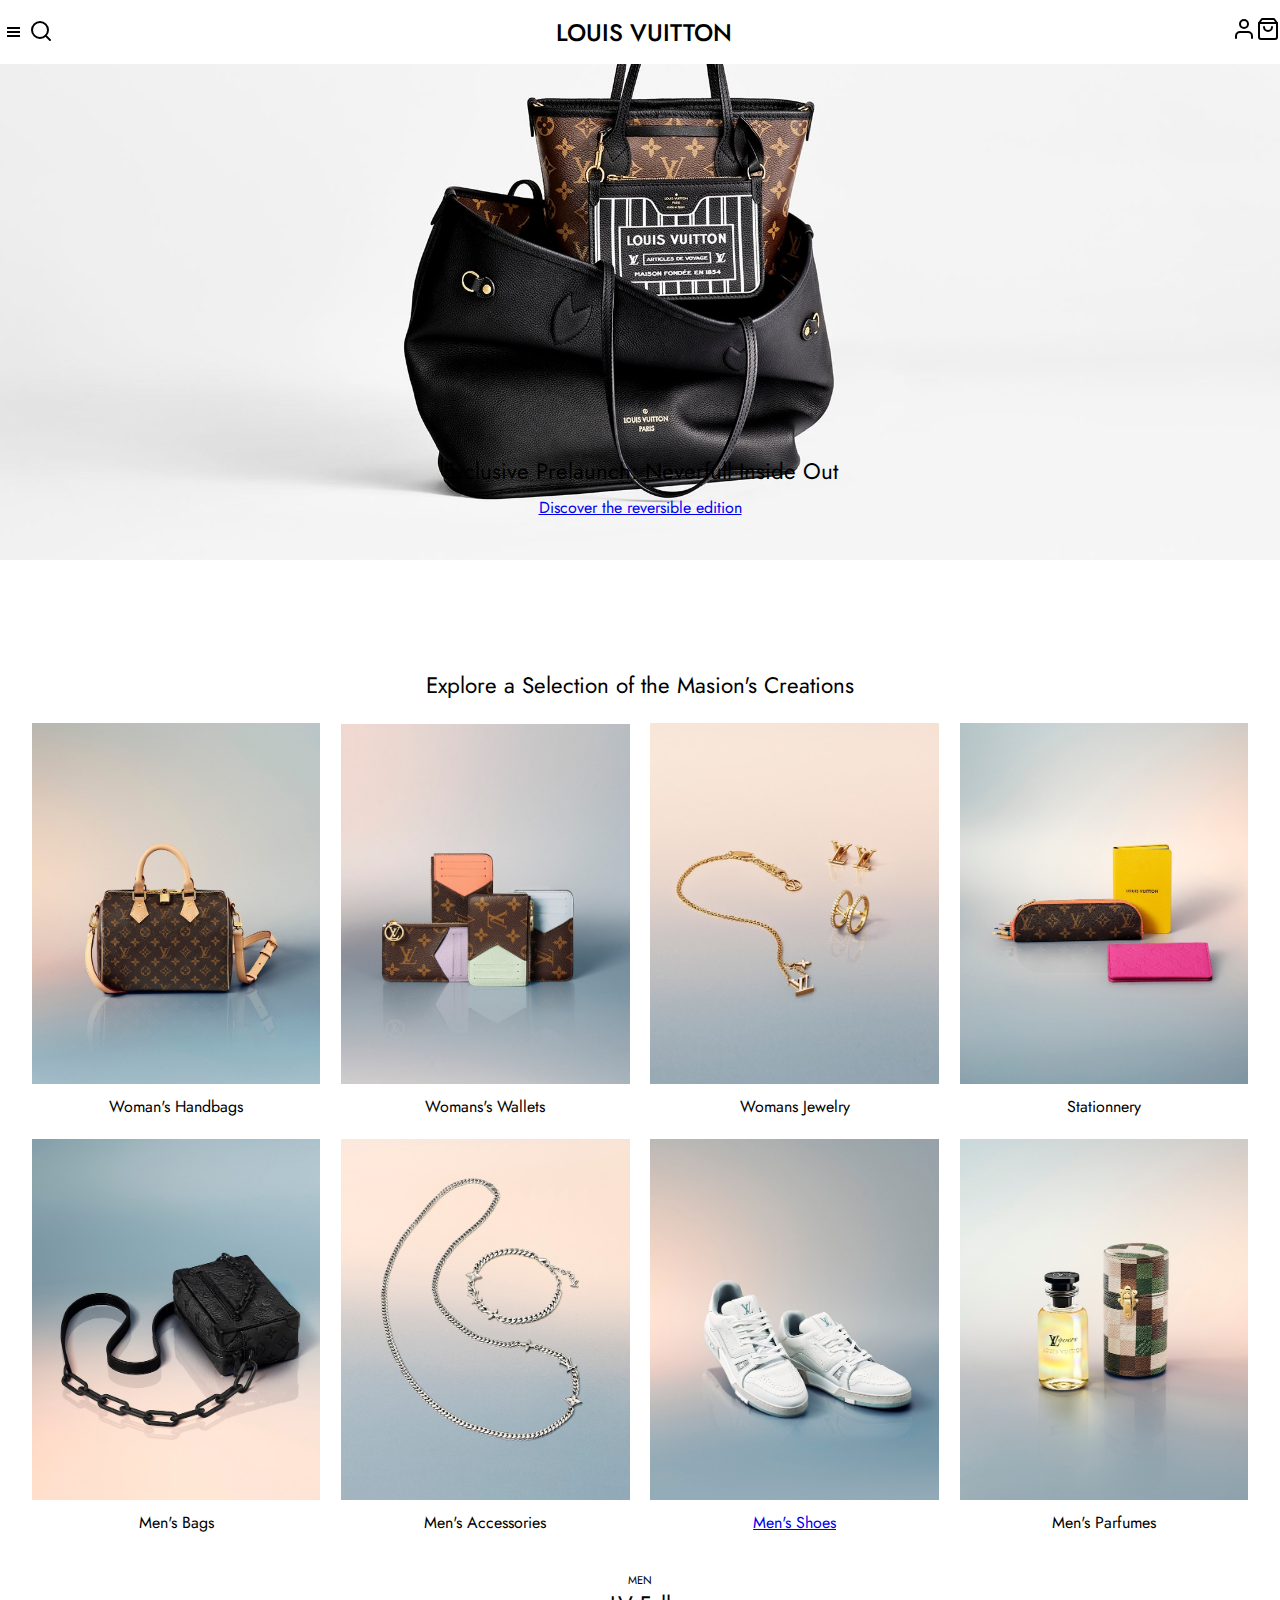
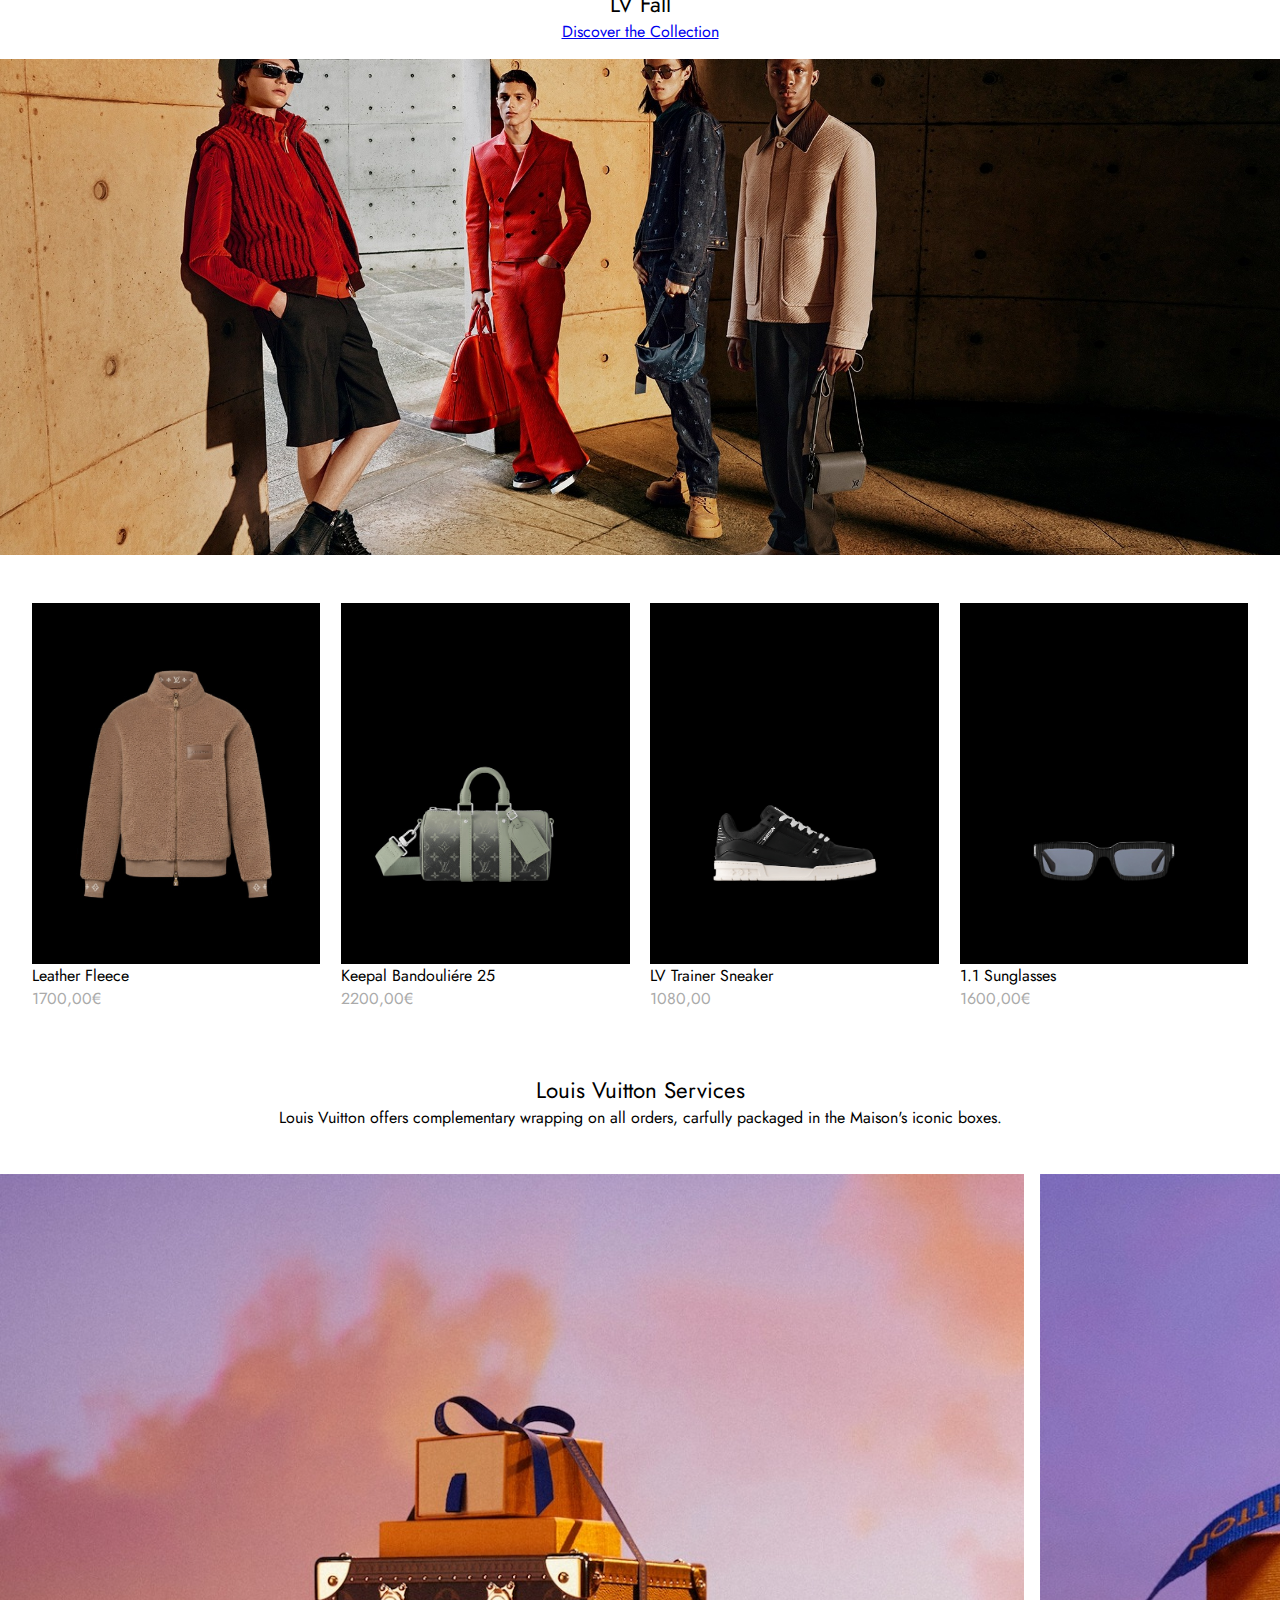
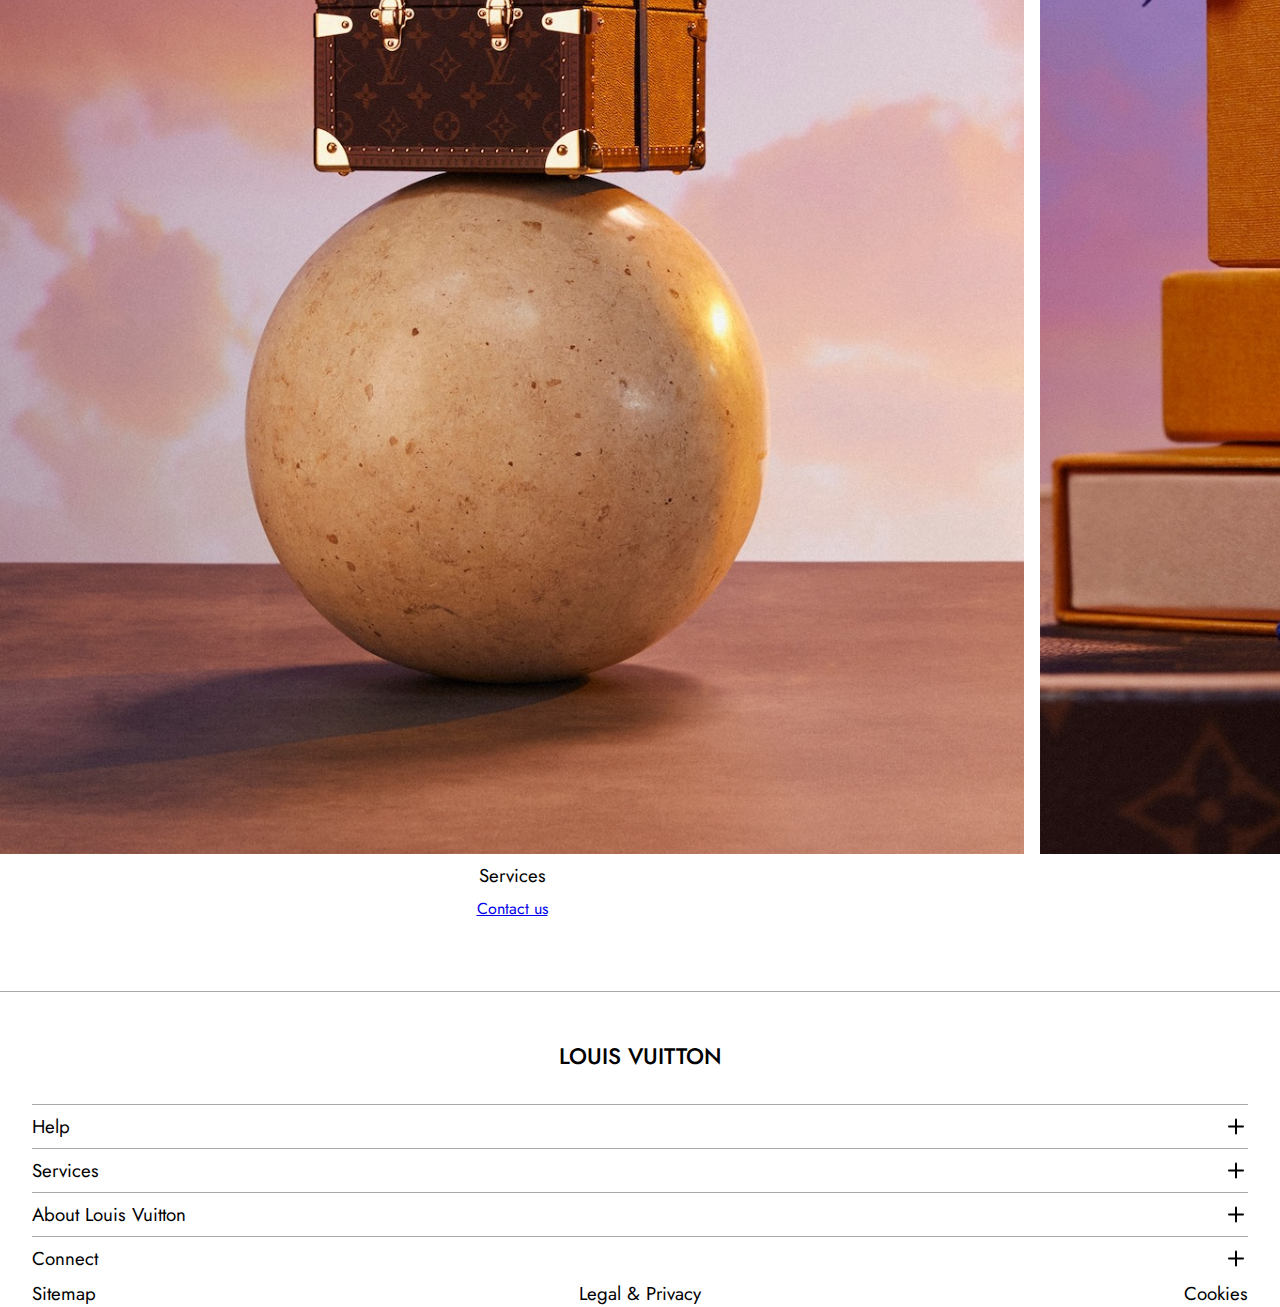
<file: index.html>
<!DOCTYPE html>
<html lang="en">
	
<head>
	<meta charset="UTF-8">
	<meta name="author" content="Safira Kwyasse">
	<meta name="viewport" content="width=device-width, initial-scale=1">
	
	<title>Louis Vuitton | Homepage</title>
	
	<link href="styles/style.css" rel="stylesheet">
	<link href="styles/style2.css" rel="stylesheet">
	<link rel="icon" type="image/svg+xml" href="images/favicon.svg">
</head>

<body>
	<header>
		<h1>Louis Vuitton</h1>
		<button aria-hidden="true">
			<!-- <img src="images/header/menu.svg" alt="This is a image of a hamburger menu"/> -->
			 <span></span><span></span><span></span>
		</button>

		<button>
			<img src="images/header/search.svg" alt="This is a image of a magnifying glass"/>
		</button>

		<a aria-hidden="true" href="https://account.louisvuitton.com/eng-nl/mylv/login?response-code=code&client-id=3MVG9A2kN3Bn17hvoqxK.akVTLUK1CtKpvdV2sbka7X4qecgMbRWXoXSWJ12evrTNYvAXbVbuVnC1QT36uOfu&state=OTQzZTNiNTkzYzM4NDMxNTk2MDIyNWUxM2FjNjg5Zjk0OWQ4ZGExZDZlMGM0ODAzYTZiZDAzNmE3ZmNjZWJkMS9lbmctbmw%3D&code-challenge=tLnP22hDCKypBVdzZsn3YFYt95v58bzf7jzE5iM26Wc&redirect-uri=https%3A%2F%2Fapi.louisvuitton.com%2Feco-eu%2Flvcom-tkn-handlr-eapi%2Fv1%2Fcallback&error_redirect_url=https%3A%2F%2Fapi.louisvuitton.com%2Feng-nl%2Fmylv%2Ferror">
			<img src="images/header/user.svg" alt="This is a image of a user icon"/>
		</a>
		<a aria-hidden="true">
			<img src="images/header/shopping-bag.svg" alt="This is a image of a shopping bag"/>
		</a>

	</header>

	<nav>
		<!-- <button aria-hidden="true">
			<img src="images/header/x.svg" alt="This is a image of a cross to close the menu" />
		</button> -->
		<ul>
		<li aria>Home</li>	
		<li>Gifts</li>
		<li>New</li>
		<li>Bags and Small Leather Goods</li>
		<li>Women</li>
		<li>Men</li>
		<li>Jewelry</li>
		<li>Watches</li>
		<li>Perfumes</li>
		<li>Trunks, Travel and Home</li>
		<li>Services</li>
		<li>The Maison Louis Vuitton</li>
		</ul>
	</nav>

	<form>
		<!-- <label for="search">
			<img src="images/header/search.svg" alt="This is a image of a magnifying glass"/>
		</label> -->
		<input id="search" type="search" placeholder="Dure tassen">
		<button class="visually-hidden">Zoeken</button>
	</form>

	<main>
		<section>
			<h2>Exclusive Prelaunch: Neverfull Inside Out</h2>
			<a href="https://en.louisvuitton.com/eng-nl/stories/neverfull-inside-out">Discover the reversible edition</a>
			<img src="images/homepage_header.jpg" alt="A picture of a bag from the Masion's collection">
		</section>
	<section>
		<h2>Explore a Selection of the Masion's Creations</h2>
		<ul>
			<li>
				<h3>Woman's Handbags</h3>
				<img src="images/maison-collection/womans-handbag.jpg" alt="Picture of a small leather womans bag">
			</li>
			<li>
				<h3>Womans's Wallets</h3>
				<img src="images/maison-collection/womans-wallet.jpg" alt="Picture of wallets and small leather goods">
			</li>
			<li>
				<h3>Womans Jewelry</h3>
				<img src="images/maison-collection/womans-jewelry.jpg" alt="Picture of womans jewelry">
			</li>
			<li>
				<h3>Stationnery</h3>
				<img src="images/maison-collection/stationnery.jpg" alt="Picture of stattionery items">
			</li>
			<li>
				<h3>Men's Bags</h3>
				<img src="images/maison-collection/mens-bag.jpg" alt="Picture of a mens bag">
			</li>
			<li>
				<h3>Men's Accessories</h3>
				<img src="images/maison-collection/mens-accessories.jpg" alt="Picture of a parfume">
			</li>
			<li>
				<a href="http://127.0.0.1:5500/productpagina.html">
				<h3>Men's Shoes</h3>
				<img src="images/maison-collection/mens-shoes.jpg" alt="Picture of a par of mens shoes">
				</a>
			</li>
			<li>
				<h3>Men's Parfumes</h3>
				<img src="images/maison-collection/perfumes.jpg" alt="Picture of a par of a LV parfume">
			</li>
		</ul>
	</section>	

	<section>
		<h4>MEN</h4>
		<h2>LV Fall</h2>
		<a href="https://en.louisvuitton.com/eng-nl/women/handbags/monogram-signature/_/N-t1ci1i32">Discover the Collection</a>
		<img src="images/lv-fall/lv-fall-header.jpg" alt="4 models in fall collection clothes from lv">
		<ul>
			<li>
				<h3>Leather Fleece</h3>
				<p>1700,00€</p>
				<img src="images/lv-fall/leather-patch-flee.jpg" alt="Picture of a jacket from fleece and leather patches">
			</li>
			<li>
				<p>2200,00€</p>
				<h3>Keepal Bandouliére 25</h3>
				<img src="images/lv-fall/small-duffel.jpg" alt="Small darkgreen duffelbag">
			</li>
			<li>
				<p>1080,00</p>
				<h3>LV Trainer Sneaker</h3>
				<img src="images/lv-fall/trainer-sneaker.jpg" alt="A pair of black trainers">
			</li>
			<li>
				<p>1600,00€</p>
				<h3>1.1 Sunglasses</h3>
				<img src="images/lv-fall/glasses.jpg" alt="Black glasses for men"> 
			</li>
		</ul>
		</section>

		<section>
			<h2>Louis Vuitton Services</h2>
			<p>Louis Vuitton offers complementary wrapping on all orders,
			carfully packaged in the Maison's iconic boxes.
			</p>
			<ul>
				<li>
					<h3>Services</h3>
					<img src="images/services/services.jpg" alt="picture of gifts balancing on a ball">
					<a href="https://en.louisvuitton.com/eng-nl/contact-us">Contact us</a>
				</li>
				<li>
					<h3>Art of Gifting</h3>
					<img src="images/services/gifting.jpg" alt="Gifts in LV packaging">
					<a href="https://en.louisvuitton.com/eng-nl/gifts/gifts-for-her/_/N-t19wefl6">Gifts for Her</a>
					<a href="https://en.louisvuitton.com/eng-nl/gifts/gifts-for-him/_/N-t143cszt">Gifts for Him</a>
				</li>
				<li>
					<h3>Personalisation</h3>
					<img src="images/services/personalization.jpg" alt="small bag">
					<a aria-label="More about Personalisation" href="https://en.louisvuitton.com/eng-nl/stories/personalization">Learn More</a>
				</li>
			</ul>
		</section>
	</main>

	<footer>
	<section>
		<h2>Louis Vuitton</h2>
		<section>
			<details>
				<summary>
					<h3>Help</h3>
					<img src="images/product-pagina/plus.svg" alt="Icon of a plus, clickable">
				</summary>		
					<ul>
						<li>
							<h4>A Client Advisor is available at +31 207 219 441.</h4>
							<h4>You can also chat or email us.</h4>
						</li>
						<li>
							<h4>FAQ's</h4>
						</li>
						<li>
							<h4>Product Care</h4>
						</li>
					</ul>
			</details>
		</section>

		<section>
			<details>
				<summary>
					<h3>Services</h3>
						<img src="images/product-pagina/plus.svg" alt="Icon of a plus, clickable">
				</summary>		
					<ul>
						<li>
							<h4>Repair</h4>
						</li>
						<li>
							<h4>Personalization</h4>
						</li>
						<li>
							<h4>Art of Gifting</h4>
						</li>
						<li>
							<h4>Download our Apps</h4>
						</li>
					</ul>
			</details>
		</section>

		<section>
			<details>
				<summary>
					<h3>About Louis Vuitton</h3>
						<img src="images/product-pagina/plus.svg" alt="Icon of a plus, clickable">
				</summary>		
					<ul>
						<li>
							<h4>Fashion Shows</h4>
						</li>
						<li>
							<h4>Art & Culture</h4>
						</li>
						<li>
							<h4>La Maison</h4>
						</li>
						<li>
							<h4>Sustainabilty</h4>
						</li>
					</ul>
			</details>
		</section>
		<section>
			<details>
				<summary>
					<h3>Connect</h3>
						<img src="images/product-pagina/plus.svg" alt="Icon of a plus, clickable">
				</summary>		
					<ul>
						<li>
							<h4>Sign up for Louis Vuitton emails and receive the latest news from the Maison, including exclusive online pre-launches and new collections.</h4>
						</li>
						
					</ul>
			</details>
		</section>
			<ul>
				<li> 
					<h3>Sitemap</h3>
				</li>
				<li>
					<h3>Legal & Privacy</h3>
				</li>
				<li>
					<h3>Cookies</h3>
				</li>
			</ul>
	</section>
	</footer>


	<script defer src="scripts/script.js"></script>
</body>	
</html>

<!-- <ul>
	<li>
		<h3>Help</h3>
		<img src="images/product-pagina/plus.svg" alt="Icon of a plus, when clicking section folds out">
	</li>
	<li> 
		<h3>Services</h3>
		<img src="images/product-pagina/plus.svg" alt="Icon of a plus, when clicking section folds out">
	</li>
	<li>
		<h3>About Louis Vuitton</h3>
		<img src="images/product-pagina/plus.svg" alt="Icon of a plus, when clicking section folds out">
	</li>
	<li>
		 <h3>Connect</h3>
		 <img src="images/product-pagina/plus.svg" alt="Icon of a plus, when clicking section folds out">
	</li>
</ul> -->

<!-- <ul>
			<li>
				<a href="https://www.louisvuitton.com/dispatch?noDRP=true">
					<p>Ship to:</p>
					<img src="images/netherlands.png" alt="icon of the flag of the netherlands">
					<p>Netherlands</p>
				</a>
			</li>
		</ul> -->
</file>
<file: styles/style.css>
/**************/
/* CSS REMEDY */
/**************/
*, *::after, *::before {
  box-sizing:border-box; 
  padding:0;
  margin:0; 
}

@font-face {
	font-family: "lettertype";
	src: url("../font/Jost/Jost-VariableFont_wght.ttf");
}

/*********************/
/* CUSTOM PROPERTIES */
/*********************/
:root {
	/* startje */
	color-scheme:light dark;

	--color-text:light-dark(black, white);
	--color-background:light-dark(white,black);
	--placeholder-color: light-dark( #aaa,white);
	--price-color: light-dark(#aaa, #aaa);
	--hover: light-dark(pink,pink);
	--lv-font: "lettertype";
	--menu: light-dark(white,white);

	--shadow-color-light: rgba(0, 0, 0, 0.2);
  	--shadow-color-medium: rgba(0, 0, 0, 0.3);
  	--shadow-color-dark: rgba(0, 0, 0, 0.35);
}


/****************/
/* JOUW STYLING */
/****************/



/*********** BEGINT HIER: Global Styling ***********/
li { 
	list-style-type: none;
}

/* Styling voor alle titels op de website */
h1, h2, h3 {
	font-weight: 400;
	font-family: var(--lv-font);
	text-align: center;
}

h1 { 
	font-weight: 500;
}

h2 { 
	font-size: 1.4em;
	text-align: center;
}

h4 { 
	font-family: var(--lv-font);
	font-weight: normal;
}

/* Styling voor alle linkjes op de website */
a {
	font-family: var(--lv-font);
}

p {
	font-weight: 400;
	font-family: var(--lv-font);
}

.visually-hidden {
/* A11y Project - How to hide content */
clip: rect(0 0 0 0);
clip-path: inset(50%);
height: 1px;
overflow: hidden;
position: absolute;
white-space: nowrap;
width: 1px;
}
/*********** STOPT HIER: Global Styling ***********/








/*********** BEGINT HIER: Styling voor alle de menubalk en hamburger menu ***********/
header {
	display:flex;
	justify-content:space-between;
	align-items:center;
	position: fixed;
	z-index:6;
	width: 100%;
	left: 0;
	background-color: var(--color-background);
	height: 4em;
}

header > h1 {
	flex-grow:1;
	display:flex;
  	justify-content:center;
	text-transform: uppercase;
	font-size: 1.5em;
}

header > button { 
	order: -1;
	border:none;
	background-color:var(--color-background);
	padding-top: 0.2em; 
	padding-right: 0.2em; 
	padding-bottom: 0.2em; 
	padding-left: 0.2em; 
}

header > button:nth-of-type(1) { 
	width:2em;
	aspect-ratio:1;
	background-color: var(--menu);
	padding:0;

	display: grid;
	place-items:center;
}

header > button:nth-of-type(1) span {
	grid-column-start:1;
	grid-row-start: 1;
	display:block;

	width:1em;
	height:2px;
	background-color: black;
	transition: 5s;
} 

header > button:nth-of-type(1) span:nth-of-type(1) {
	translate: 0 -.3em;
}
/* header > button:nth-of-type(1) span:nth-of-type(2) {

} */
header > button:nth-of-type(1) span:nth-of-type(3) {
	translate: 0 .3em;
}

header > button:nth-of-type(1).open span:nth-of-type(1) {
	translate: 0 0;
	rotate:45deg;
}
header > button:nth-of-type(1).open span:nth-of-type(2) {
	scale: 0 1;
}
header > button:nth-of-type(1).open span:nth-of-type(3) {
	translate: 0 0;
	rotate:-45deg;
}


nav {
	font-family: "lettertype";
	background-color: var(--color-background);
	
	position:fixed;
	left:0;
	right:0;
	top: 4em;
	bottom:0;
	
	translate:0% -100%;
	transition:1s;
	z-index: 4;
  }

  nav ul {
	display:flex;
	flex-direction: column;
	gap: 1em;
	padding-left: 2em;
  }

  nav:nth-of-type(1) li {
	font-size: x-large;
  }

  nav.toonMenu {
   translate:0%; 
  }

  nav:nth-of-type(1) button { 
	background-color: (var(--color-background));
	border: none;
}

  form { 
	padding:1em;
	font-family: "lettertype";
	background-color: var(--color-background);

	position:fixed;
	left:0;
	right:0;
	top: 0;
	
	translate:0% -100%;
	transition:1s;
	z-index: 5;

	/* Bron: ChatGPT */
	display: flex;
    padding: 5px 10px;
  }

  /* Bron: ChatGPT */
input[type="search"] {
	border: none;
	outline: none;
	flex-grow: 1; /* Zodat de input de resterende ruimte inneemt */
	font-size: 16px;
	min-width: 0;
	border-radius: 50px;
	border: 1px solid #000;
	padding: 0.5em .5em .5em 2em;

	/* Hier zorgt ik ervoor dat het vergrootglas in de achtergrond zit waardoor ik de input kan 
	stylen en niet de achtergrond */
	background-image: url(../images/header/search.svg);
	background-repeat: no-repeat;
	background-position: .3em center;
	}

/* Bron ChatGPT */
input::placeholder {
	color: var(--placeholder-color); /* Placeholder-kleur */
	font-style: italic; /* Placeholder-tekst in cursief */
	font-size: 1.2em;
	}

form:nth-of-type(1) button { 
	background-color: var(--color-background);
	border: none;
  }

  form.toonZoek {
	translate:0%; 
	top: 4em; 
   }

    /* Bron: ChatGPT */
   @media (max-width: 600px) { 

    input[type="search"] {
        font-size: 14px; /* Kleinere tekstgrootte op kleinere schermen */
    }
}
/*********** STOPT HIER: Styling voor alle de menubalk en hamburger menu ***********/




/*********** BEGINT HIER: Styling van de footer ***********/
footer { 
	padding-top: 3em;
	border-top: 1px solid var(--price-color);
	padding-left: 2em;
	padding-right: 2em;
}

/* footer > section:nth-of-type(1) > section {
	padding-left: 1em;
	padding-right: 1em;
} */

footer section:nth-of-type(1) h2 { 
	text-transform: uppercase;
	font-weight: 500;
}

footer > section:nth-of-type(1) > section:nth-of-type(1) { 
	padding-top: 2em; /* Zodat er wat ruimte ontstaat tussen de breadcrumb en fold-out */
}

/* Hier flex ik de laatste ul: Sitemap - Legal & Privacy - Cookies*/
footer section:nth-of-type(1) > ul:nth-of-type(1){
	display: flex;
	justify-content: space-between;
}

/* footer section:nth-of-type(3) ul:nth-of-type(1) { 
	padding-top: 2em;
	padding-bottom: 2em;
} */

footer h4 { 
	text-align: left;
	padding-left: 1em;
	padding-bottom: 1em;
}




/* Styling van functionele delen in de footer */
/* Bron: deel van Mehmet */
footer summary {
	display: flex;
	justify-content: space-between;

    font-weight: bold;
    cursor: pointer;
    padding: 0.5em 0;
    border-top: 1px solid var(--price-color);
    list-style: none; /* Dit zorg ervoor dat het pijltje verwijderd wordt */
    outline: none;
}

/*********** STOPT HIER: Styling van de footer ***********/








/* Hier flex ik de titels met het plusje */
/* footer section:nth-of-type(1) ul:nth-of-type(2) li{
	display: flex;
	justify-content: space-between;
	padding: 1em;
	border-bottom: solid 0.5px var(--price-color);
	border-top: solid 0.5px var(--price-color);
} */
</file>
<file: styles/style2.css>
/*********** BEGINT HIER: Styling voor de "Exclusive Prelaunch: Neverfull Inside Out"-section ***********/
main > section:nth-of-type(1) {
	top: 4em;
	padding-bottom: 4em;
	width: 100%;
	display: grid;
   }


main img { 
	width: 100%;
}

/* Hier probeer ik in de eerste section de h2 in het midden en boven de foto te zetten */
   main > section:nth-of-type(1) > h2 { 
	position: absolute;
	top:20.3em;
	justify-self: center;
   }

/* Hiermee stijl ik het linkje (a) in de eerste section */
/* Ik probeer het in het midden te zetten en boven de image */
   main > section:nth-of-type(1) > a {
	position: absolute;
	top:31em;
	justify-self: center;
   }

   /* Dit is de styling voor de header image */
   /* Ik zorg ervoor dat de foto "inzoomt" binnen een bepaald frame */
   main > section:nth-of-type(1) img {
	padding-top: 4em;

	height: 35em;
	width: 100%;
	object-fit:cover;

	display: block;
	display:relative;

}
/*********** STOPT HIER: Styling voor de "Exclusive Prelaunch: Neverfull Inside Out"-section***********/




/*********** BEGINT HIER: Dit is de styling voor "Maison's Creations"-section ***********/
/* Met padding geef ik het witruimte boven en onder */
	main > section:nth-of-type(2) { 
		padding-left: 2em;
		padding-right: 2em;
	}

	main > section:nth-of-type(2) ul, section:nth-of-type(3) ul{
	gap: 1.3em;
	display: grid;
	grid-template-columns: repeat(2, 1fr);
	grid-template-rows: repeat(2, 1fr);
	padding-left: 0;
	}

	main > section:nth-of-type(2) li{ 
		display: flex;
		flex-direction:column-reverse;
		gap: 0.7em;
	}

	main > section:nth-of-type(2) li a{ 
		display: flex;
		gap: 0.7em;
		flex-direction:column-reverse;
	}

	main > section:nth-of-type(2) li:hover{ 
		background-color: var(--hover);
		
	} 

	main > section:nth-of-type(2) h2 { 
		padding-top: 2em;
		padding-bottom: 1em;
}

main > section:nth-of-type(2) h3 { 
	font-size: 1em;

}

/* Dit is voor de eerste grid */
@media (min-width: 600px) {
	main > section:nth-of-type(2) ul {
		display: grid;
		grid-template-columns: repeat(4, 1fr);
		grid-template-rows: repeat(2, 1fr);
	}
  }

/* Dit is voor de tweede grid */
  @media (min-width: 600px) {
	main > section:nth-of-type(3) ul {
		display: grid;
		grid-template-columns: repeat(4, 1fr);
		grid-template-rows: repeat(1, 1fr);
	}
  }

/*********** STOPT HIER: Dit is de styling voor "Maison's Creations"-section ***********/



/*********** BEGINT HIER: Dit is de styling voor "LV Fall"-section ***********/
/* section:nth-of-type(3) {
	padding-top: 3em;
} */

main > section:nth-of-type(3) > h4 { 
	padding-top: 2em;
	font-size: 0.7em;
}

section:nth-of-type(3) h2,h4 { 
	text-align: center;
} 

section:nth-of-type(3) > img:nth-of-type(1) {
	padding-top: 1em;
	padding-bottom: 3em;

	height: 35em;
	width: 100%;
	object-fit:cover;

	display: block;
	order: -100;
}

main > section:nth-of-type(3) ul {
	gap: 1.3em;
	padding-left: 2em;
	padding-right: 2em;
}
section:nth-of-type(3) li {
	display: flex;
	flex-direction: column;
	/* flex-direction: column-reverse; */
}

main > section:nth-of-type(3) h3 { 
	font-size: 1em;
	text-align: left;
	order: 500;
}

main > section:nth-of-type(3) p {
	text-align: left;
	order: 600;
	color: var(--price-color);
}


main > section:nth-of-type(3) {
	padding-top: 1em;
}

/* Omdat text-align niet werkte heb ik dit gedaan. */
section:nth-of-type(3) a {
	display: flex;
  	justify-content: center;
  	align-self: center;
}
/*********** STOPT HIER: Dit is de styling voor "LV Fall"-section ***********/



/*********** BEGINT HIER: Dit is de styling voor "LV Services"-section ***********/
main > section:nth-of-type(4) { 
	padding-top:4em;
	padding-bottom:4em;
}

main > section:nth-of-type(4) p { 
	text-align: center;
}

main > section:nth-of-type(4) ul { 
	display: flex;
	overflow: scroll;
	gap: 1em;
	scroll-snap-type: x mandatory;
}

/* @media (min-width: 600px) {
	main > section:nth-of-type(4) ul {
		display: grid;
  		gap: 1em;
		grid-template-columns: repeat(3, 1fr);
		grid-template-rows: repeat(1, 1fr);
		overflow: hidden;
	} 

	main > section:nth-of-type(4) ul img { 
		max-width: 800px;
	}
  } */

main > section:nth-of-type(4) li {
	scroll-snap-align: center;
	display: flex;
	flex-direction: column;

	display:grid;
}


main > section:nth-of-type(4) li > img { 
	width: 80vw;
    height: auto;
    margin-top: 5vh;
	order: -100;
}


main > section:nth-of-type(4) h3 { 
	order: 500;
}

main > section:nth-of-type(4) a { 
	display:grid;
	justify-self: center;
	order:600;
}
/*********** STOPT HIER: Dit is de styling voor "LV Services"-section ***********/
</file>
